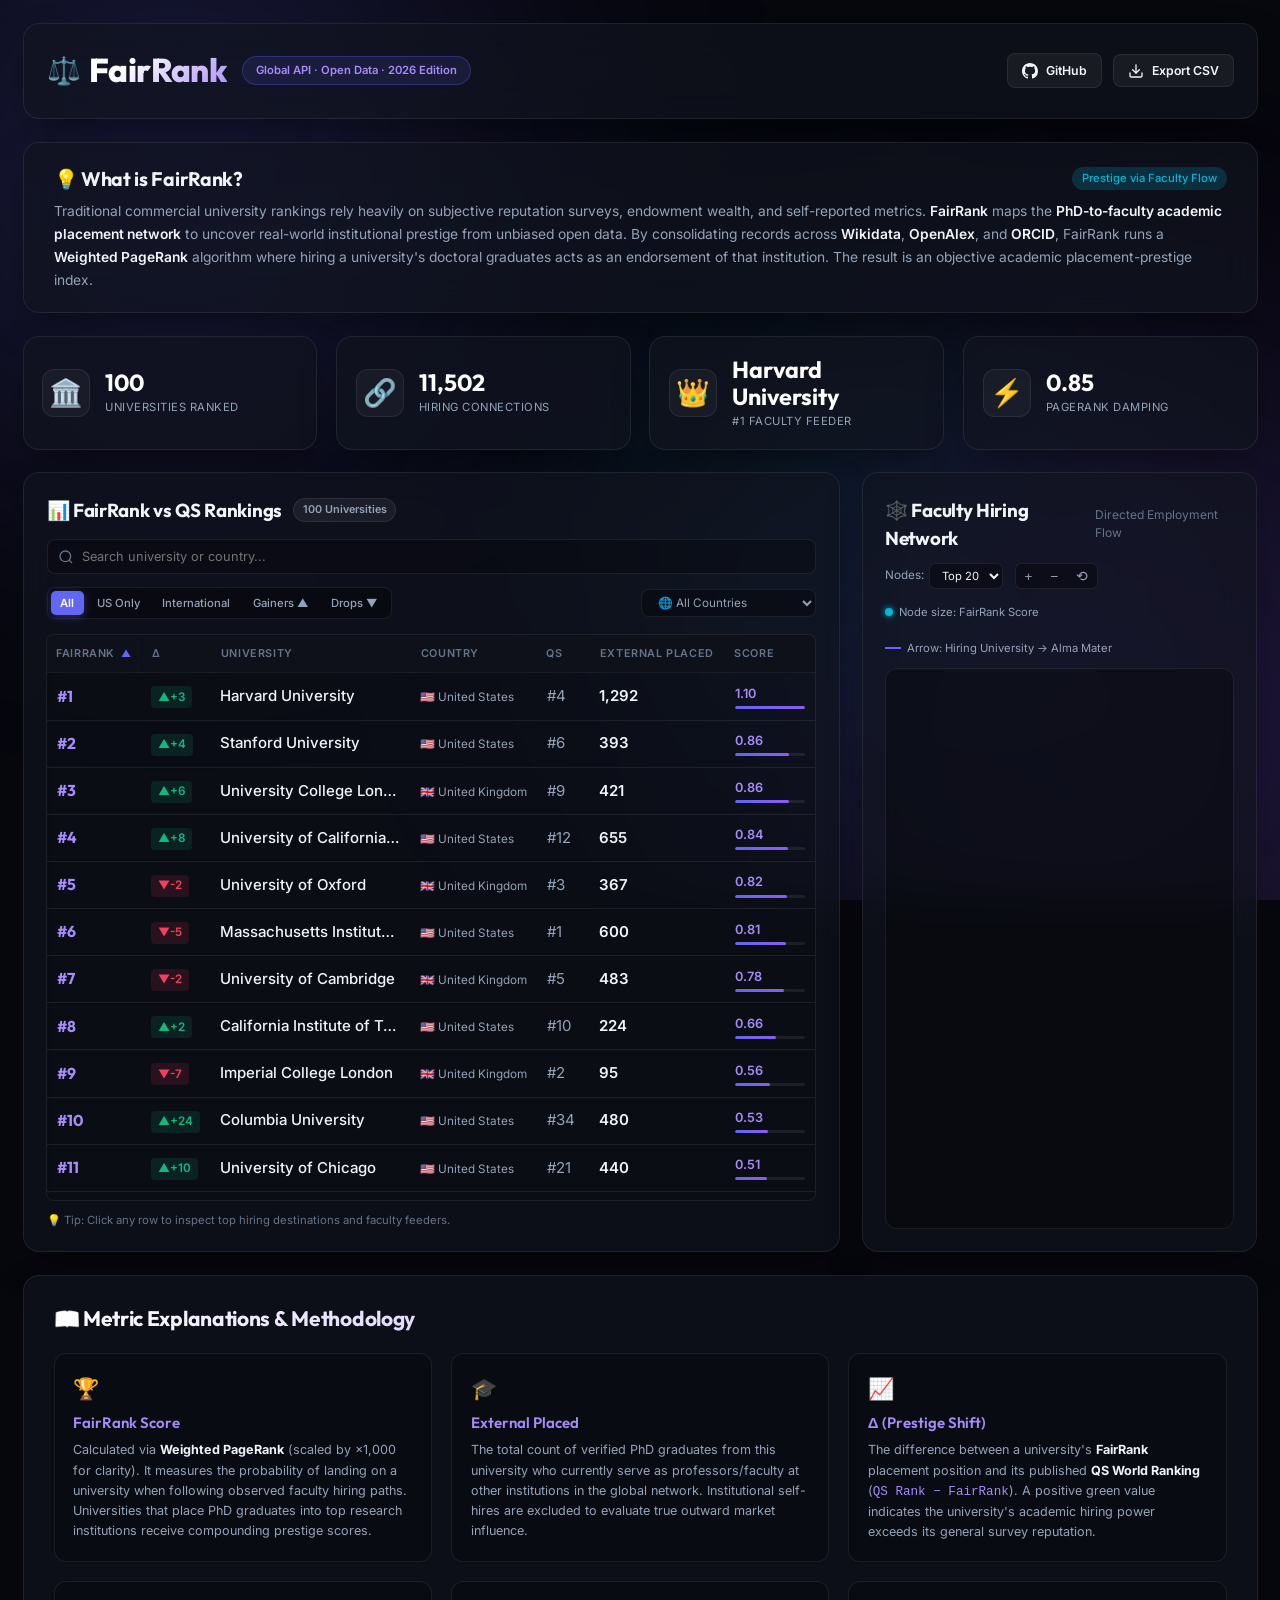
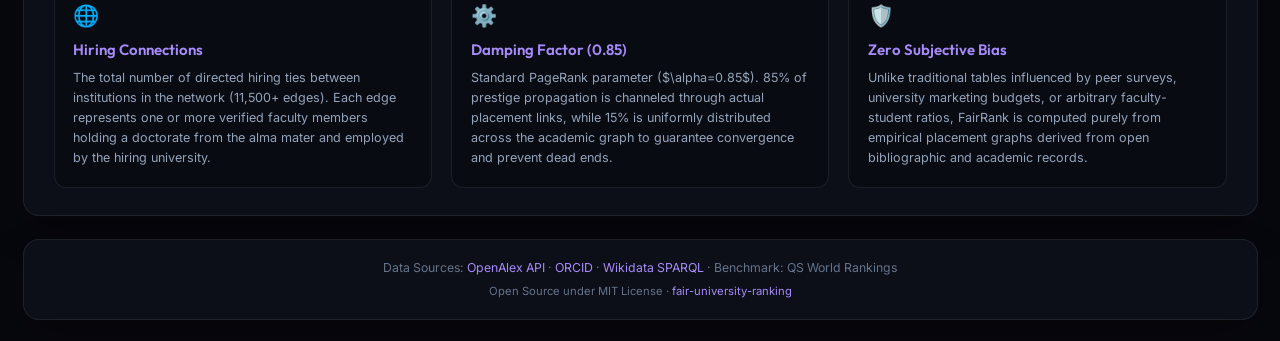
<file: index.html>
<!DOCTYPE html>
<html lang="en">
<head>
    <meta charset="UTF-8">
    <meta http-equiv="refresh" content="0; url=web/">
    <title>Redirecting to FairRank...</title>
    <script>window.location.replace("web/");</script>
</head>
<body style="background:#07070e;color:#f1f5f9;font-family:sans-serif;text-align:center;padding:5rem">
    <p>Redirecting to <a href="web/" style="color:#a78bfa">FairRank Dashboard</a>...</p>
</body>
</html>
</file>
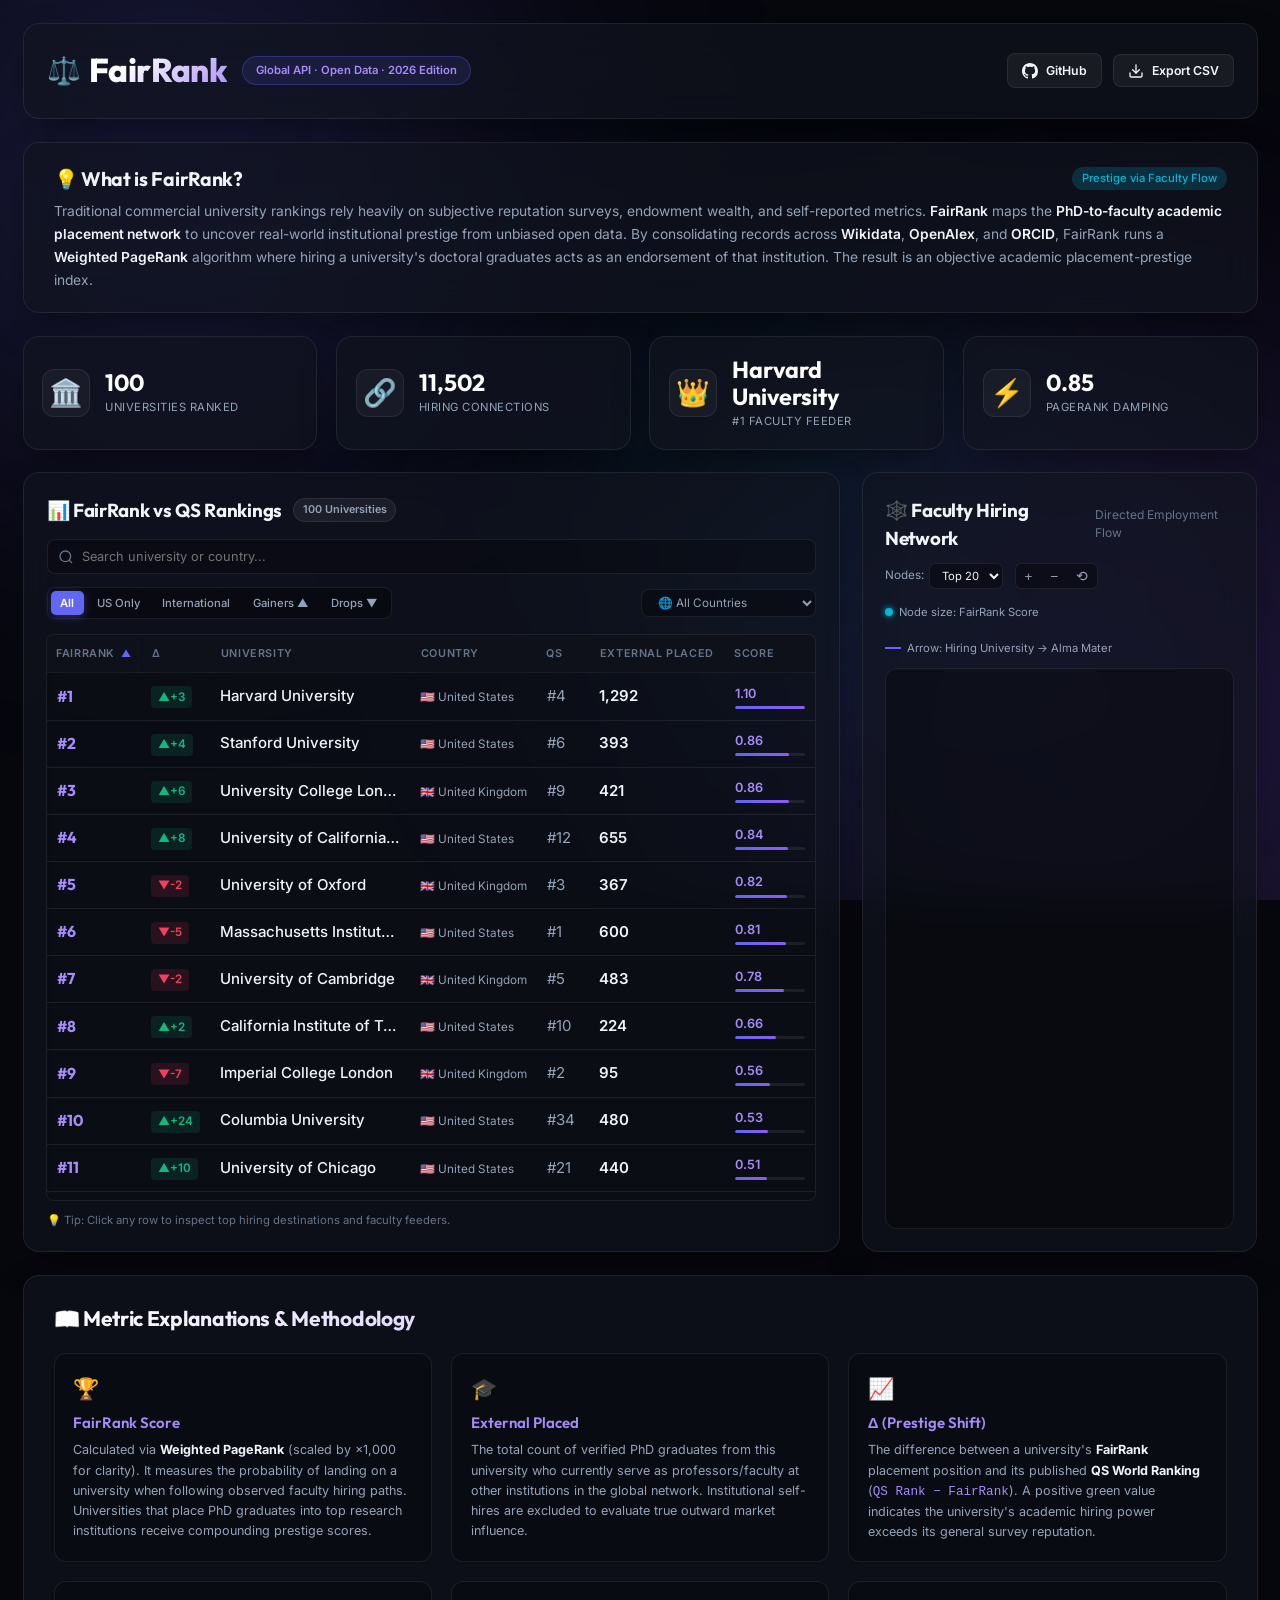
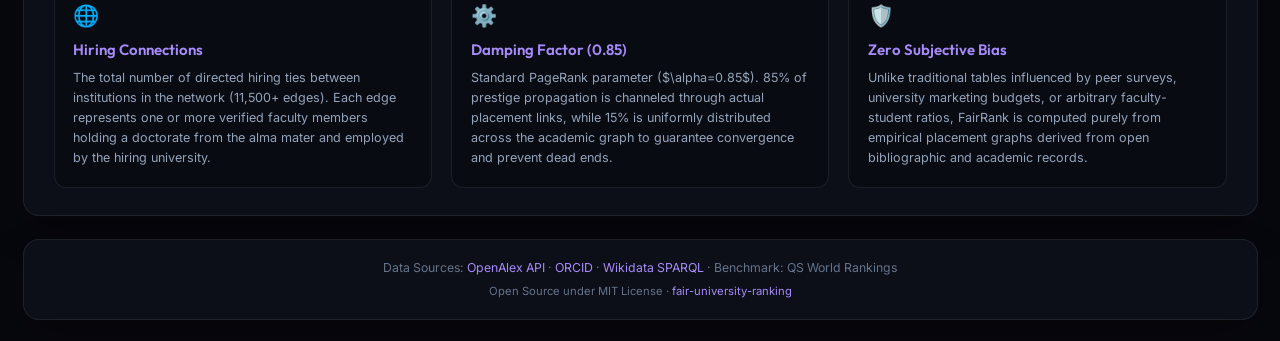
<file: web/index.html>
<!DOCTYPE html>
<html lang="en">
<head>
    <meta charset="UTF-8">
    <meta name="viewport" content="width=device-width, initial-scale=1.0">
    <title>FairRank — Faculty Placement Prestige</title>
    <meta name="description" content="FairRank measures university faculty-placement prestige using weighted PageRank on open hiring networks from Wikidata, OpenAlex, and ORCID.">
    <link href="https://fonts.googleapis.com/css2?family=Inter:wght@300;400;500;600;700&family=Outfit:wght@400;600;700;800&display=swap" rel="stylesheet">
    <link rel="stylesheet" href="index.css?v=2.2">
</head>
<body>
    <div class="background-effects">
        <div class="glow glow-1"></div>
        <div class="glow glow-2"></div>
        <div class="glow glow-3"></div>
    </div>

    <div class="container">
        <!-- Header -->
        <header class="glass-panel" id="header">
            <div class="brand">
                <div class="logo">
                    <span class="logo-icon">⚖️</span>
                    <h1>FairRank</h1>
                </div>
                <span class="badge">Global API · Open Data · 2026 Edition</span>
            </div>
            <div class="header-actions">
                <a href="https://github.com/q-cai/fair-university-ranking" target="_blank" class="action-btn" title="View Source on GitHub">
                    <svg width="16" height="16" viewBox="0 0 24 24" fill="currentColor"><path d="M12 0C5.37 0 0 5.37 0 12c0 5.31 3.435 9.795 8.205 11.385.6.105.825-.255.825-.57 0-.285-.015-1.23-.015-2.235-3.015.555-3.795-.735-4.035-1.41-.135-.345-.72-1.41-1.23-1.695-.42-.225-1.02-.78-.015-.795.945-.015 1.62.87 1.845 1.23 1.08 1.815 2.805 1.305 3.495.99.105-.78.42-1.305.765-1.605-2.67-.3-5.46-1.335-5.46-5.925 0-1.305.465-2.385 1.23-3.225-.12-.3-.54-1.53.12-3.18 0 0 1.005-.315 3.3 1.23.96-.27 1.98-.405 3-.405s2.04.135 3 .405c2.295-1.56 3.3-1.23 3.3-1.23.66 1.65.24 2.88.12 3.18.765.84 1.23 1.905 1.23 3.225 0 4.605-2.805 5.625-5.475 5.925.435.375.81 1.095.81 2.22 0 1.605-.015 2.895-.015 3.3 0 .315.225.69.825.57A12.02 12.02 0 0024 12c0-6.63-5.37-12-12-12z"/></svg>
                    <span>GitHub</span>
                </a>
                <button class="action-btn" id="btnExportCsv" title="Export current rankings to CSV">
                    <svg width="16" height="16" viewBox="0 0 24 24" fill="none" stroke="currentColor" stroke-width="2" stroke-linecap="round" stroke-linejoin="round"><path d="M21 15v4a2 2 0 0 1-2 2H5a2 2 0 0 1-2-2v-4"/><polyline points="7 10 12 15 17 10"/><line x1="12" y1="15" x2="12" y2="3"/></svg>
                    <span>Export CSV</span>
                </button>
            </div>
        </header>

        <!-- Intro Card -->
        <section class="glass-panel intro-card">
            <div class="intro-header">
                <h2>💡 What is FairRank?</h2>
                <span class="sub-badge">Prestige via Faculty Flow</span>
            </div>
            <p class="intro-text">
                Traditional commercial university rankings rely heavily on subjective reputation surveys, endowment wealth, and self-reported metrics. 
                <strong>FairRank</strong> maps the <strong>PhD-to-faculty academic placement network</strong> to uncover real-world institutional prestige from unbiased open data. 
                By consolidating records across <strong>Wikidata</strong>, <strong>OpenAlex</strong>, and <strong>ORCID</strong>, FairRank runs a <strong>Weighted PageRank</strong> algorithm where hiring a university's doctoral graduates acts as an endorsement of that institution. The result is an objective academic placement-prestige index.
            </p>
        </section>

        <!-- Stats Overview -->
        <div class="stats-row" id="statsRow">
            <div class="stat-card glass-panel">
                <div class="stat-icon">🏛️</div>
                <div class="stat-content">
                    <div class="stat-value" id="statTotal">—</div>
                    <div class="stat-label">Universities Ranked</div>
                </div>
            </div>
            <div class="stat-card glass-panel">
                <div class="stat-icon">🔗</div>
                <div class="stat-content">
                    <div class="stat-value" id="statEdges">—</div>
                    <div class="stat-label">Hiring Connections</div>
                </div>
            </div>
            <div class="stat-card glass-panel">
                <div class="stat-icon">👑</div>
                <div class="stat-content">
                    <div class="stat-value" id="statTop">—</div>
                    <div class="stat-label">#1 Faculty Feeder</div>
                </div>
            </div>
            <div class="stat-card glass-panel">
                <div class="stat-icon">⚡</div>
                <div class="stat-content">
                    <div class="stat-value">0.85</div>
                    <div class="stat-label">PageRank Damping</div>
                </div>
            </div>
        </div>

        <!-- Main Dashboard -->
        <main class="dashboard">
            <!-- Table Section -->
            <section class="rankings glass-panel">
                <div class="section-header">
                    <div class="section-title">
                        <h2>📊 FairRank vs QS Rankings</h2>
                        <span class="count-pill" id="tableCount">100 Universities</span>
                    </div>
                </div>

                <!-- Search and Filters Bar -->
                <div class="controls-bar">
                    <div class="search-box">
                        <svg class="search-icon" width="16" height="16" viewBox="0 0 24 24" fill="none" stroke="currentColor" stroke-width="2"><circle cx="11" cy="11" r="8"/><line x1="21" y1="21" x2="16.65" y2="16.65"/></svg>
                        <input type="text" id="searchInput" placeholder="Search university or country..." autocomplete="off">
                        <button class="clear-btn" id="clearSearch" title="Clear search">×</button>
                    </div>

                    <div class="filter-controls">
                        <div class="toggle-group">
                            <button class="toggle-btn active" data-filter="all">All</button>
                            <button class="toggle-btn" data-filter="us">US Only</button>
                            <button class="toggle-btn" data-filter="intl">International</button>
                            <button class="toggle-btn" data-filter="gainers" title="Schools with higher FairRank than QS">Gainers ▲</button>
                            <button class="toggle-btn" data-filter="drops" title="Schools with lower FairRank than QS">Drops ▼</button>
                        </div>
                        <select id="countrySelect" class="styled-select" title="Filter by country">
                            <option value="all">🌐 All Countries</option>
                        </select>
                    </div>
                </div>

                <div class="table-container" id="tableContainer">
                    <table id="rankingsTable">
                        <thead>
                            <tr>
                                <th class="sortable" data-sort="fair_rank">FairRank <span class="sort-icon">▲</span></th>
                                <th class="sortable" data-sort="delta">Δ <span class="sort-icon"></span></th>
                                <th class="sortable" data-sort="university">University <span class="sort-icon"></span></th>
                                <th class="sortable" data-sort="country">Country <span class="sort-icon"></span></th>
                                <th class="sortable" data-sort="qs_rank">QS <span class="sort-icon"></span></th>
                                <th class="sortable" data-sort="total_placed" title="Total PhD graduates observed teaching elsewhere">External Placed <span class="sort-icon"></span></th>
                                <th class="sortable" data-sort="score">Score <span class="sort-icon"></span></th>
                            </tr>
                        </thead>
                        <tbody id="rankingsBody">
                            <!-- Populated by JS -->
                        </tbody>
                    </table>
                </div>
                <div class="table-footer-hint">
                    <span>💡 Tip: Click any row to inspect top hiring destinations and faculty feeders.</span>
                </div>
            </section>

            <!-- Network Visualization Section -->
            <section class="visualization glass-panel">
                <div class="section-header">
                    <div class="section-title">
                        <h2>🕸️ Faculty Hiring Network</h2>
                        <span class="sub-hint">Directed Employment Flow</span>
                    </div>
                    <div class="graph-actions">
                        <div class="graph-scope">
                            <label for="nodeScope">Nodes:</label>
                            <select id="nodeScope" class="styled-select-sm">
                                <option value="15">Top 15</option>
                                <option value="20" selected>Top 20</option>
                                <option value="35">Top 35</option>
                            </select>
                        </div>
                        <div class="zoom-controls">
                            <button class="zoom-btn" id="btnZoomIn" title="Zoom In">+</button>
                            <button class="zoom-btn" id="btnZoomOut" title="Zoom Out">−</button>
                            <button class="zoom-btn" id="btnZoomReset" title="Reset View">⟲</button>
                        </div>
                    </div>
                </div>

                <div class="graph-legend">
                    <div class="legend-item"><span class="legend-dot dot-cyan"></span> Node size: FairRank Score</div>
                    <div class="legend-item"><span class="legend-line line-flow"></span> Arrow: Hiring University → Alma Mater</div>
                </div>

                <div id="networkGraph" class="graph-container"></div>
                <div id="tooltip" class="tooltip"></div>
            </section>
        </main>

        <!-- Metric Explanations Section -->
        <section class="glass-panel explanation-card">
            <h2>📖 Metric Explanations & Methodology</h2>
            <div class="explanation-grid">
                <div class="exp-item">
                    <div class="exp-icon">🏆</div>
                    <h3>FairRank Score</h3>
                    <p>Calculated via <strong>Weighted PageRank</strong> (scaled by ×1,000 for clarity). It measures the probability of landing on a university when following observed faculty hiring paths. Universities that place PhD graduates into top research institutions receive compounding prestige scores.</p>
                </div>
                <div class="exp-item">
                    <div class="exp-icon">🎓</div>
                    <h3>External Placed</h3>
                    <p>The total count of verified PhD graduates from this university who currently serve as professors/faculty at other institutions in the global network. Institutional self-hires are excluded to evaluate true outward market influence.</p>
                </div>
                <div class="exp-item">
                    <div class="exp-icon">📈</div>
                    <h3>Δ (Prestige Shift)</h3>
                    <p>The difference between a university's <strong>FairRank</strong> placement position and its published <strong>QS World Ranking</strong> (<code style="color:var(--accent-3)">QS Rank − FairRank</code>). A positive green value indicates the university's academic hiring power exceeds its general survey reputation.</p>
                </div>
                <div class="exp-item">
                    <div class="exp-icon">🌐</div>
                    <h3>Hiring Connections</h3>
                    <p>The total number of directed hiring ties between institutions in the network (11,500+ edges). Each edge represents one or more verified faculty members holding a doctorate from the alma mater and employed by the hiring university.</p>
                </div>
                <div class="exp-item">
                    <div class="exp-icon">⚙️</div>
                    <h3>Damping Factor (0.85)</h3>
                    <p>Standard PageRank parameter ($\alpha=0.85$). 85% of prestige propagation is channeled through actual placement links, while 15% is uniformly distributed across the academic graph to guarantee convergence and prevent dead ends.</p>
                </div>
                <div class="exp-item">
                    <div class="exp-icon">🛡️</div>
                    <h3>Zero Subjective Bias</h3>
                    <p>Unlike traditional tables influenced by peer surveys, university marketing budgets, or arbitrary faculty-student ratios, FairRank is computed purely from empirical placement graphs derived from open bibliographic and academic records.</p>
                </div>
            </div>
        </section>

        <!-- Footer -->
        <footer class="glass-panel footer">
            <div class="footer-content">
                <p>Data Sources: <a href="https://openalex.org/" target="_blank">OpenAlex API</a> · <a href="https://orcid.org/" target="_blank">ORCID</a> · <a href="https://www.wikidata.org/" target="_blank">Wikidata SPARQL</a> · Benchmark: QS World Rankings</p>
                <p class="footer-sub">Open Source under MIT License · <a href="https://github.com/q-cai/fair-university-ranking" target="_blank">fair-university-ranking</a></p>
            </div>
        </footer>
    </div>

    <!-- University Profile Modal -->
    <div id="uniModal" class="modal-backdrop" aria-hidden="true">
        <div class="modal-card glass-panel" role="dialog" aria-labelledby="modalUniName">
            <button class="modal-close" id="modalClose" aria-label="Close modal">&times;</button>
            <div class="modal-header">
                <div class="modal-title-row">
                    <span class="modal-flag" id="modalFlag">🌍</span>
                    <div>
                        <h2 id="modalUniName">University Name</h2>
                        <div class="modal-country" id="modalCountry">Country</div>
                    </div>
                </div>
                <div class="modal-ranks">
                    <div class="rank-badge-box">
                        <span class="badge-label">FairRank</span>
                        <span class="badge-num" id="modalFairRank">#1</span>
                    </div>
                    <div class="rank-badge-box">
                        <span class="badge-label">QS Rank</span>
                        <span class="badge-num" id="modalQsRank">#4</span>
                    </div>
                    <div class="rank-badge-box">
                        <span class="badge-label">Prestige Shift</span>
                        <span class="badge-delta" id="modalDelta">▲+3</span>
                    </div>
                </div>
            </div>

            <div class="modal-body">
                <div class="modal-stats-grid">
                    <div class="mini-stat">
                        <span class="mini-val" id="modalScore">—</span>
                        <span class="mini-lbl">FairRank Score</span>
                    </div>
                    <div class="mini-stat">
                        <span class="mini-val" id="modalPlaced">—</span>
                        <span class="mini-lbl">PhDs Placed Externally</span>
                    </div>
                    <div class="mini-stat">
                        <span class="mini-val" id="modalHired">—</span>
                        <span class="mini-lbl">Faculty Hired (Observed)</span>
                    </div>
                </div>

                <div class="flow-sections-grid">
                    <!-- Top Destinations -->
                    <div class="flow-box">
                        <h3>🎓 Top Placement Destinations <small>(Where PhDs go)</small></h3>
                        <div class="flow-list" id="modalDestList">
                            <!-- Populated by JS -->
                        </div>
                    </div>

                    <!-- Top Feeders -->
                    <div class="flow-box">
                        <h3>👨‍🏫 Top Faculty Feeders <small>(Where faculty studied)</small></h3>
                        <div class="flow-list" id="modalFeederList">
                            <!-- Populated by JS -->
                        </div>
                    </div>
                </div>
            </div>

            <div class="modal-footer">
                <button class="modal-action-btn" id="modalFocusGraph">
                    <svg width="14" height="14" viewBox="0 0 24 24" fill="none" stroke="currentColor" stroke-width="2"><circle cx="12" cy="12" r="10"/><circle cx="12" cy="12" r="3"/></svg>
                    <span>Highlight in Network Graph</span>
                </button>
            </div>
        </div>
    </div>

    <!-- D3.js and Application Scripts -->
    <script src="https://d3js.org/d3.v7.min.js"></script>
    <script src="data.js?v=2.2"></script>
    <script src="index.js?v=2.2"></script>
</body>
</html>
</file>
<file: web/index.css>
:root {
    --bg-dark: #07070e;
    --bg-panel: rgba(18, 20, 32, 0.65);
    --bg-panel-hover: rgba(28, 32, 50, 0.75);
    --text-primary: #f1f5f9;
    --text-secondary: #94a3b8;
    --text-muted: #64748b;
    --accent-1: #6366f1;
    --accent-2: #8b5cf6;
    --accent-3: #a78bfa;
    --accent-glow: rgba(99, 102, 241, 0.25);
    --cyan: #06b6d4;
    --cyan-glow: rgba(6, 182, 212, 0.2);
    --green: #10b981;
    --green-bg: rgba(16, 185, 129, 0.12);
    --red: #f43f5e;
    --red-bg: rgba(244, 63, 94, 0.12);
    --border: rgba(255, 255, 255, 0.08);
    --border-hover: rgba(255, 255, 255, 0.18);
    --shadow: 0 16px 40px -12px rgba(0, 0, 0, 0.5);
    --font-heading: 'Outfit', sans-serif;
    --font-body: 'Inter', sans-serif;
    --radius: 16px;
    --radius-sm: 8px;
}

*, *::before, *::after {
    margin: 0;
    padding: 0;
    box-sizing: border-box;
}

html {
    font-size: 15px;
    scroll-behavior: smooth;
}

body {
    background: var(--bg-dark);
    color: var(--text-primary);
    font-family: var(--font-body);
    min-height: 100vh;
    overflow-x: hidden;
    line-height: 1.5;
}

a { 
    color: var(--accent-3); 
    text-decoration: none; 
    transition: color 0.2s;
}
a:hover { 
    color: #fff;
    text-decoration: underline; 
}

/* ——— Background Glows ——— */
.background-effects {
    position: fixed; inset: 0;
    z-index: -1;
    pointer-events: none;
    overflow: hidden;
}
.glow {
    position: absolute;
    border-radius: 50%;
    filter: blur(140px);
    opacity: 0.2;
}
.glow-1 {
    width: 48vw; height: 48vw;
    top: -15%; left: -10%;
    background: var(--accent-1);
    animation: drift 16s ease-in-out infinite alternate;
}
.glow-2 {
    width: 55vw; height: 55vw;
    bottom: -20%; right: -15%;
    background: var(--accent-2);
    animation: drift 20s ease-in-out infinite alternate-reverse;
}
.glow-3 {
    width: 35vw; height: 35vw;
    top: 35%; left: 45%;
    background: var(--cyan);
    opacity: 0.12;
    animation: drift 22s ease-in-out infinite alternate;
}
@keyframes drift {
    0%   { transform: translate(0, 0) scale(1); }
    100% { transform: translate(35px, 25px) scale(1.08); }
}

/* ——— Layout Container ——— */
.container {
    max-width: 1480px;
    margin: 0 auto;
    padding: 1.5rem;
    display: flex;
    flex-direction: column;
    gap: 1.5rem;
}

/* ——— Glass Panels ——— */
.glass-panel {
    background: var(--bg-panel);
    backdrop-filter: blur(20px);
    -webkit-backdrop-filter: blur(20px);
    border: 1px solid var(--border);
    border-radius: var(--radius);
    box-shadow: var(--shadow);
    padding: 1.5rem;
    transition: border-color 0.2s, box-shadow 0.2s;
}

/* ——— Header ——— */
header {
    display: flex;
    justify-content: space-between;
    align-items: center;
    flex-wrap: wrap;
    gap: 1rem;
    padding: 1.25rem 2rem;
}
.brand {
    display: flex;
    align-items: center;
    gap: 1rem;
    flex-wrap: wrap;
}
.logo {
    display: flex;
    align-items: center;
    gap: 0.6rem;
}
.logo-icon {
    font-size: 1.8rem;
}
h1 {
    font-family: var(--font-heading);
    font-size: 2.2rem;
    font-weight: 800;
    background: linear-gradient(135deg, #ffffff 30%, var(--accent-3) 100%);
    -webkit-background-clip: text;
    -webkit-text-fill-color: transparent;
    letter-spacing: -0.6px;
}
.badge {
    background: rgba(99, 102, 241, 0.12);
    color: var(--accent-3);
    padding: 0.35rem 0.85rem;
    border-radius: 99px;
    font-size: 0.75rem;
    font-weight: 600;
    border: 1px solid rgba(99, 102, 241, 0.3);
    white-space: nowrap;
}

.header-actions {
    display: flex;
    align-items: center;
    gap: 0.75rem;
}
.action-btn {
    display: inline-flex;
    align-items: center;
    gap: 0.5rem;
    background: rgba(255, 255, 255, 0.05);
    border: 1px solid var(--border);
    color: var(--text-primary);
    padding: 0.5rem 0.95rem;
    border-radius: var(--radius-sm);
    font-size: 0.82rem;
    font-weight: 600;
    font-family: var(--font-body);
    cursor: pointer;
    transition: all 0.2s;
    text-decoration: none !important;
}
.action-btn:hover {
    background: rgba(99, 102, 241, 0.15);
    border-color: var(--accent-1);
    color: #fff;
    transform: translateY(-1px);
}

/* ——— Intro Card ——— */
.intro-card {
    padding: 1.4rem 2rem;
}
.intro-header {
    display: flex;
    align-items: center;
    justify-content: space-between;
    margin-bottom: 0.5rem;
    flex-wrap: wrap;
    gap: 0.5rem;
}
.intro-header h2 {
    font-family: var(--font-heading);
    font-size: 1.3rem;
    font-weight: 700;
}
.sub-badge {
    font-size: 0.75rem;
    color: var(--cyan);
    background: var(--cyan-glow);
    padding: 0.2rem 0.65rem;
    border-radius: 99px;
    font-weight: 500;
}
.intro-text {
    color: var(--text-secondary);
    font-size: 0.92rem;
    line-height: 1.65;
}
.intro-text strong {
    color: var(--text-primary);
    font-weight: 600;
}

/* ——— Stats Row ——— */
.stats-row {
    display: grid;
    grid-template-columns: repeat(4, 1fr);
    gap: 1.25rem;
}
.stat-card {
    display: flex;
    align-items: center;
    gap: 1rem;
    padding: 1.25rem !important;
}
.stat-icon {
    font-size: 1.8rem;
    background: rgba(255, 255, 255, 0.04);
    border: 1px solid var(--border);
    width: 48px;
    height: 48px;
    border-radius: 12px;
    display: flex;
    align-items: center;
    justify-content: center;
    flex-shrink: 0;
}
.stat-content {
    display: flex;
    flex-direction: column;
}
.stat-value {
    font-family: var(--font-heading);
    font-size: 1.55rem;
    font-weight: 700;
    color: #fff;
    line-height: 1.2;
}
.stat-label {
    font-size: 0.75rem;
    color: var(--text-secondary);
    text-transform: uppercase;
    letter-spacing: 0.5px;
    margin-top: 2px;
}

/* ——— Dashboard Grid ——— */
.dashboard {
    display: grid;
    grid-template-columns: 1.25fr 1.15fr;
    gap: 1.5rem;
    align-items: stretch;
}

.section-header {
    display: flex;
    justify-content: space-between;
    align-items: center;
    margin-bottom: 1rem;
    flex-wrap: wrap;
    gap: 0.75rem;
}
.section-title {
    display: flex;
    align-items: center;
    gap: 0.75rem;
}
h2 {
    font-family: var(--font-heading);
    font-size: 1.25rem;
    font-weight: 700;
    letter-spacing: -0.3px;
}
.count-pill {
    background: rgba(255, 255, 255, 0.06);
    border: 1px solid var(--border);
    color: var(--text-secondary);
    font-size: 0.72rem;
    font-weight: 600;
    padding: 0.2rem 0.55rem;
    border-radius: 99px;
}
.sub-hint {
    color: var(--text-muted);
    font-size: 0.8rem;
}

/* ——— Controls Bar (Search & Filters) ——— */
.controls-bar {
    display: flex;
    flex-direction: column;
    gap: 0.85rem;
    margin-bottom: 1rem;
}
.search-box {
    position: relative;
    display: flex;
    align-items: center;
    width: 100%;
}
.search-icon {
    position: absolute;
    left: 12px;
    color: var(--text-muted);
    pointer-events: none;
}
.search-box input {
    width: 100%;
    background: rgba(0, 0, 0, 0.25);
    border: 1px solid var(--border);
    border-radius: var(--radius-sm);
    color: var(--text-primary);
    font-family: var(--font-body);
    font-size: 0.85rem;
    padding: 0.6rem 2.2rem 0.6rem 2.3rem;
    transition: all 0.2s;
}
.search-box input:focus {
    outline: none;
    border-color: var(--accent-1);
    background: rgba(0, 0, 0, 0.45);
    box-shadow: 0 0 0 3px var(--accent-glow);
}
.clear-btn {
    position: absolute;
    right: 10px;
    background: transparent;
    border: none;
    color: var(--text-muted);
    font-size: 1.1rem;
    cursor: pointer;
    display: none;
    line-height: 1;
}
.clear-btn:hover { color: var(--text-primary); }

.filter-controls {
    display: flex;
    align-items: center;
    justify-content: space-between;
    flex-wrap: wrap;
    gap: 0.6rem;
}
.toggle-group {
    display: flex;
    gap: 3px;
    background: rgba(0, 0, 0, 0.35);
    border: 1px solid var(--border);
    border-radius: var(--radius-sm);
    padding: 3px;
}
.toggle-btn {
    background: transparent;
    border: none;
    color: var(--text-secondary);
    font-family: var(--font-body);
    font-size: 0.75rem;
    font-weight: 500;
    padding: 0.35rem 0.65rem;
    border-radius: 5px;
    cursor: pointer;
    transition: all 0.2s;
    white-space: nowrap;
}
.toggle-btn.active {
    background: var(--accent-1);
    color: #fff;
    font-weight: 600;
    box-shadow: 0 2px 8px rgba(99, 102, 241, 0.4);
}
.toggle-btn:hover:not(.active) {
    color: var(--text-primary);
    background: rgba(255, 255, 255, 0.04);
}

.styled-select {
    background: rgba(0, 0, 0, 0.35);
    border: 1px solid var(--border);
    border-radius: var(--radius-sm);
    color: var(--text-secondary);
    font-family: var(--font-body);
    font-size: 0.78rem;
    padding: 0.35rem 0.75rem;
    cursor: pointer;
    outline: none;
    transition: border-color 0.2s;
}
.styled-select:focus, .styled-select:hover {
    border-color: var(--accent-3);
    color: var(--text-primary);
}

/* ——— Rankings Table ——— */
.rankings {
    display: flex;
    flex-direction: column;
    min-height: 600px;
    max-height: 780px;
}
.table-container {
    flex: 1;
    overflow-y: auto;
    overflow-x: auto;
    scrollbar-width: thin;
    scrollbar-color: rgba(255, 255, 255, 0.15) transparent;
    border: 1px solid var(--border);
    border-radius: var(--radius-sm);
    background: rgba(0, 0, 0, 0.15);
}
.table-container::-webkit-scrollbar { width: 6px; height: 6px; }
.table-container::-webkit-scrollbar-thumb {
    background: rgba(255, 255, 255, 0.15);
    border-radius: 99px;
}

table {
    width: 100%;
    border-collapse: collapse;
}
th, td {
    padding: 0.7rem 0.65rem;
    text-align: left;
    border-bottom: 1px solid var(--border);
    white-space: nowrap;
}
th {
    color: var(--text-muted);
    font-weight: 600;
    font-size: 0.72rem;
    text-transform: uppercase;
    letter-spacing: 0.6px;
    position: sticky;
    top: 0;
    background: #0e111a;
    backdrop-filter: blur(8px);
    z-index: 2;
    user-select: none;
}
th.sortable {
    cursor: pointer;
    transition: color 0.15s;
}
th.sortable:hover {
    color: var(--accent-3);
}
.sort-icon {
    font-size: 0.65rem;
    margin-left: 2px;
    color: var(--accent-1);
}

tbody tr {
    cursor: pointer;
    transition: background 0.15s, border-color 0.15s;
}
tbody tr:hover {
    background: rgba(99, 102, 241, 0.08);
}
tbody tr.selected-row {
    background: rgba(99, 102, 241, 0.15) !important;
}

/* FairRank column */
td:first-child {
    font-weight: 700;
    font-family: var(--font-heading);
    font-size: 1.05rem;
    color: var(--accent-3);
}

/* Delta column */
.delta {
    font-size: 0.78rem;
    font-weight: 600;
    display: inline-flex;
    align-items: center;
    padding: 0.15rem 0.45rem;
    border-radius: 4px;
}
.delta.up { 
    color: var(--green); 
    background: var(--green-bg);
}
.delta.down { 
    color: var(--red); 
    background: var(--red-bg);
}
.delta.same { 
    color: var(--text-muted); 
    background: rgba(255, 255, 255, 0.04);
}

.uni-name-cell {
    font-weight: 500;
    color: var(--text-primary);
    max-width: 200px;
    overflow: hidden;
    text-overflow: ellipsis;
}
.country-tag {
    font-size: 0.78rem;
    color: var(--text-secondary);
}

/* Score bar */
.score-cell {
    display: flex;
    flex-direction: column;
    gap: 3px;
    min-width: 70px;
}
.score-num {
    font-weight: 600;
    font-size: 0.85rem;
    color: var(--accent-3);
}
.score-bar-bg {
    width: 100%;
    height: 3px;
    background: rgba(255, 255, 255, 0.08);
    border-radius: 2px;
    overflow: hidden;
}
.score-bar-fill {
    height: 100%;
    background: linear-gradient(90deg, var(--accent-1), var(--accent-2));
    border-radius: 2px;
    transition: width 0.4s ease;
}

.table-footer-hint {
    margin-top: 0.75rem;
    font-size: 0.75rem;
    color: var(--text-muted);
}

/* ——— Network Graph Section ——— */
.visualization {
    display: flex;
    flex-direction: column;
    min-height: 600px;
}
.graph-actions {
    display: flex;
    align-items: center;
    gap: 0.75rem;
}
.graph-scope {
    display: flex;
    align-items: center;
    gap: 0.35rem;
    font-size: 0.78rem;
    color: var(--text-secondary);
}
.styled-select-sm {
    background: rgba(0, 0, 0, 0.35);
    border: 1px solid var(--border);
    border-radius: 6px;
    color: var(--text-primary);
    font-family: var(--font-body);
    font-size: 0.75rem;
    padding: 0.25rem 0.5rem;
    outline: none;
    cursor: pointer;
}
.zoom-controls {
    display: flex;
    background: rgba(0, 0, 0, 0.35);
    border: 1px solid var(--border);
    border-radius: 6px;
    overflow: hidden;
}
.zoom-btn {
    background: transparent;
    border: none;
    color: var(--text-secondary);
    padding: 0.25rem 0.6rem;
    font-size: 0.9rem;
    cursor: pointer;
    transition: background 0.15s, color 0.15s;
}
.zoom-btn:hover {
    background: rgba(255, 255, 255, 0.08);
    color: #fff;
}

.graph-legend {
    display: flex;
    gap: 1.25rem;
    margin-bottom: 0.75rem;
    font-size: 0.75rem;
    color: var(--text-secondary);
    flex-wrap: wrap;
}
.legend-item {
    display: flex;
    align-items: center;
    gap: 0.4rem;
}
.legend-dot {
    width: 8px;
    height: 8px;
    border-radius: 50%;
    display: inline-block;
}
.dot-cyan { background: var(--cyan); box-shadow: 0 0 6px var(--cyan); }
.legend-line {
    width: 16px;
    height: 2px;
    background: var(--accent-1);
    display: inline-block;
    position: relative;
}

.graph-container {
    flex: 1;
    min-height: 480px;
    border-radius: 12px;
    background: rgba(0, 0, 0, 0.3);
    border: 1px solid var(--border);
    overflow: hidden;
    position: relative;
}
.graph-container svg {
    display: block;
    width: 100%;
    height: 100%;
}

/* Tooltip */
.tooltip {
    position: fixed;
    padding: 0.75rem 1rem;
    background: rgba(14, 17, 27, 0.96);
    backdrop-filter: blur(14px);
    border: 1px solid var(--border-hover);
    border-radius: 10px;
    color: var(--text-primary);
    font-size: 0.82rem;
    pointer-events: none;
    opacity: 0;
    transition: opacity 0.15s;
    z-index: 100;
    max-width: 320px;
    line-height: 1.6;
    box-shadow: 0 10px 25px rgba(0,0,0,0.6);
}
.tooltip.visible { opacity: 1; }
.tooltip strong { color: var(--accent-3); }

/* ——— Explanations Card ——— */
.explanation-card {
    padding: 1.8rem 2rem;
}
.explanation-card h2 {
    font-size: 1.4rem;
    margin-bottom: 0.5rem;
    background: linear-gradient(135deg, #fff, var(--accent-3));
    -webkit-background-clip: text;
    -webkit-text-fill-color: transparent;
}
.explanation-grid {
    display: grid;
    grid-template-columns: repeat(3, 1fr);
    gap: 1.25rem;
    margin-top: 1.25rem;
}
.exp-item {
    background: rgba(0, 0, 0, 0.2);
    border: 1px solid var(--border);
    border-radius: 12px;
    padding: 1.25rem;
    transition: border-color 0.2s, transform 0.2s;
}
.exp-item:hover {
    border-color: var(--border-hover);
    transform: translateY(-2px);
}
.exp-icon {
    font-size: 1.4rem;
    margin-bottom: 0.5rem;
}
.exp-item h3 {
    font-family: var(--font-heading);
    font-size: 1rem;
    font-weight: 600;
    color: var(--accent-3);
    margin-bottom: 0.4rem;
}
.exp-item p {
    color: var(--text-secondary);
    font-size: 0.84rem;
    line-height: 1.6;
}
.exp-item strong { color: var(--text-primary); }

/* ——— Footer ——— */
.footer {
    text-align: center;
    padding: 1.25rem !important;
}
.footer-content {
    display: flex;
    flex-direction: column;
    gap: 0.4rem;
    font-size: 0.82rem;
    color: var(--text-muted);
}
.footer-sub {
    font-size: 0.75rem;
}

/* ——— University Profile Modal ——— */
.modal-backdrop {
    position: fixed;
    inset: 0;
    background: rgba(0, 0, 0, 0.75);
    backdrop-filter: blur(10px);
    -webkit-backdrop-filter: blur(10px);
    z-index: 200;
    display: flex;
    align-items: center;
    justify-content: center;
    padding: 1rem;
    opacity: 0;
    pointer-events: none;
    transition: opacity 0.25s ease;
}
.modal-backdrop.active {
    opacity: 1;
    pointer-events: auto;
}
.modal-card {
    background: #0d101a;
    border: 1px solid var(--border-hover);
    border-radius: var(--radius);
    width: 100%;
    max-width: 680px;
    max-height: 90vh;
    overflow-y: auto;
    position: relative;
    padding: 2rem !important;
    box-shadow: 0 24px 60px rgba(0, 0, 0, 0.8);
    transform: translateY(20px) scale(0.98);
    transition: transform 0.25s cubic-bezier(0.16, 1, 0.3, 1);
}
.modal-backdrop.active .modal-card {
    transform: translateY(0) scale(1);
}
.modal-close {
    position: absolute;
    top: 1.25rem;
    right: 1.25rem;
    background: rgba(255, 255, 255, 0.06);
    border: 1px solid var(--border);
    color: var(--text-secondary);
    width: 32px;
    height: 32px;
    border-radius: 50%;
    font-size: 1.2rem;
    display: flex;
    align-items: center;
    justify-content: center;
    cursor: pointer;
    transition: all 0.2s;
}
.modal-close:hover {
    background: rgba(255, 255, 255, 0.15);
    color: #fff;
}

.modal-header {
    border-bottom: 1px solid var(--border);
    padding-bottom: 1.25rem;
    margin-bottom: 1.25rem;
}
.modal-title-row {
    display: flex;
    align-items: center;
    gap: 0.85rem;
    margin-bottom: 1rem;
}
.modal-flag {
    font-size: 2.2rem;
}
.modal-header h2 {
    font-family: var(--font-heading);
    font-size: 1.5rem;
    font-weight: 700;
    color: #fff;
    line-height: 1.2;
}
.modal-country {
    font-size: 0.85rem;
    color: var(--text-secondary);
}

.modal-ranks {
    display: flex;
    gap: 0.75rem;
    flex-wrap: wrap;
}
.rank-badge-box {
    background: rgba(255, 255, 255, 0.04);
    border: 1px solid var(--border);
    border-radius: 8px;
    padding: 0.4rem 0.85rem;
    display: flex;
    flex-direction: column;
}
.badge-label {
    font-size: 0.68rem;
    text-transform: uppercase;
    color: var(--text-muted);
    letter-spacing: 0.5px;
}
.badge-num {
    font-family: var(--font-heading);
    font-size: 1.1rem;
    font-weight: 700;
    color: var(--accent-3);
}
.badge-delta {
    font-family: var(--font-heading);
    font-size: 1.1rem;
    font-weight: 700;
}
.badge-delta.up { color: var(--green); }
.badge-delta.down { color: var(--red); }
.badge-delta.same { color: var(--text-muted); }

.modal-stats-grid {
    display: grid;
    grid-template-columns: repeat(3, 1fr);
    gap: 0.75rem;
    margin-bottom: 1.5rem;
}
.mini-stat {
    background: rgba(0, 0, 0, 0.3);
    border: 1px solid var(--border);
    border-radius: 8px;
    padding: 0.75rem;
    text-align: center;
}
.mini-val {
    display: block;
    font-family: var(--font-heading);
    font-size: 1.25rem;
    font-weight: 700;
    color: #fff;
}
.mini-lbl {
    font-size: 0.72rem;
    color: var(--text-secondary);
}

.flow-sections-grid {
    display: grid;
    grid-template-columns: 1fr 1fr;
    gap: 1.25rem;
    margin-bottom: 1.5rem;
}
.flow-box {
    background: rgba(0, 0, 0, 0.25);
    border: 1px solid var(--border);
    border-radius: 10px;
    padding: 1rem;
}
.flow-box h3 {
    font-size: 0.85rem;
    font-weight: 600;
    color: var(--text-primary);
    margin-bottom: 0.85rem;
}
.flow-box h3 small {
    color: var(--text-muted);
    font-weight: 400;
    font-size: 0.75rem;
}

.flow-list {
    display: flex;
    flex-direction: column;
    gap: 0.55rem;
}
.flow-item {
    display: flex;
    flex-direction: column;
    gap: 2px;
}
.flow-item-header {
    display: flex;
    justify-content: space-between;
    font-size: 0.78rem;
}
.flow-item-name {
    color: var(--text-secondary);
    white-space: nowrap;
    overflow: hidden;
    text-overflow: ellipsis;
    max-width: 190px;
}
.flow-item-count {
    color: var(--accent-3);
    font-weight: 600;
}
.flow-bar-bg {
    width: 100%;
    height: 4px;
    background: rgba(255, 255, 255, 0.05);
    border-radius: 2px;
    overflow: hidden;
}
.flow-bar-fill {
    height: 100%;
    background: linear-gradient(90deg, var(--accent-1), var(--cyan));
    border-radius: 2px;
}
.empty-flow {
    color: var(--text-muted);
    font-size: 0.78rem;
    font-style: italic;
    padding: 0.5rem 0;
}

.modal-footer {
    display: flex;
    justify-content: flex-end;
}
.modal-action-btn {
    display: inline-flex;
    align-items: center;
    gap: 0.5rem;
    background: var(--accent-1);
    color: #fff;
    border: none;
    border-radius: var(--radius-sm);
    padding: 0.55rem 1rem;
    font-family: var(--font-body);
    font-size: 0.82rem;
    font-weight: 600;
    cursor: pointer;
    transition: all 0.2s;
}
.modal-action-btn:hover {
    background: var(--accent-2);
    box-shadow: 0 4px 12px var(--accent-glow);
}

/* ——— Responsive Breakpoints ——— */
@media (max-width: 1100px) {
    .dashboard {
        grid-template-columns: 1fr;
    }
    .stats-row {
        grid-template-columns: repeat(2, 1fr);
    }
}
@media (max-width: 768px) {
    .container {
        padding: 1rem;
        gap: 1rem;
    }
    header {
        flex-direction: column;
        align-items: flex-start;
        padding: 1.25rem;
    }
    .header-actions {
        width: 100%;
        justify-content: space-between;
    }
    .stats-row {
        grid-template-columns: 1fr 1fr;
        gap: 0.75rem;
    }
    .stat-card {
        padding: 0.85rem !important;
        gap: 0.6rem;
    }
    .stat-icon {
        width: 38px;
        height: 38px;
        font-size: 1.3rem;
    }
    .stat-value {
        font-size: 1.3rem;
    }
    .explanation-grid {
        grid-template-columns: 1fr;
    }
    .flow-sections-grid {
        grid-template-columns: 1fr;
    }
    .modal-stats-grid {
        grid-template-columns: 1fr;
    }
}
</file>
